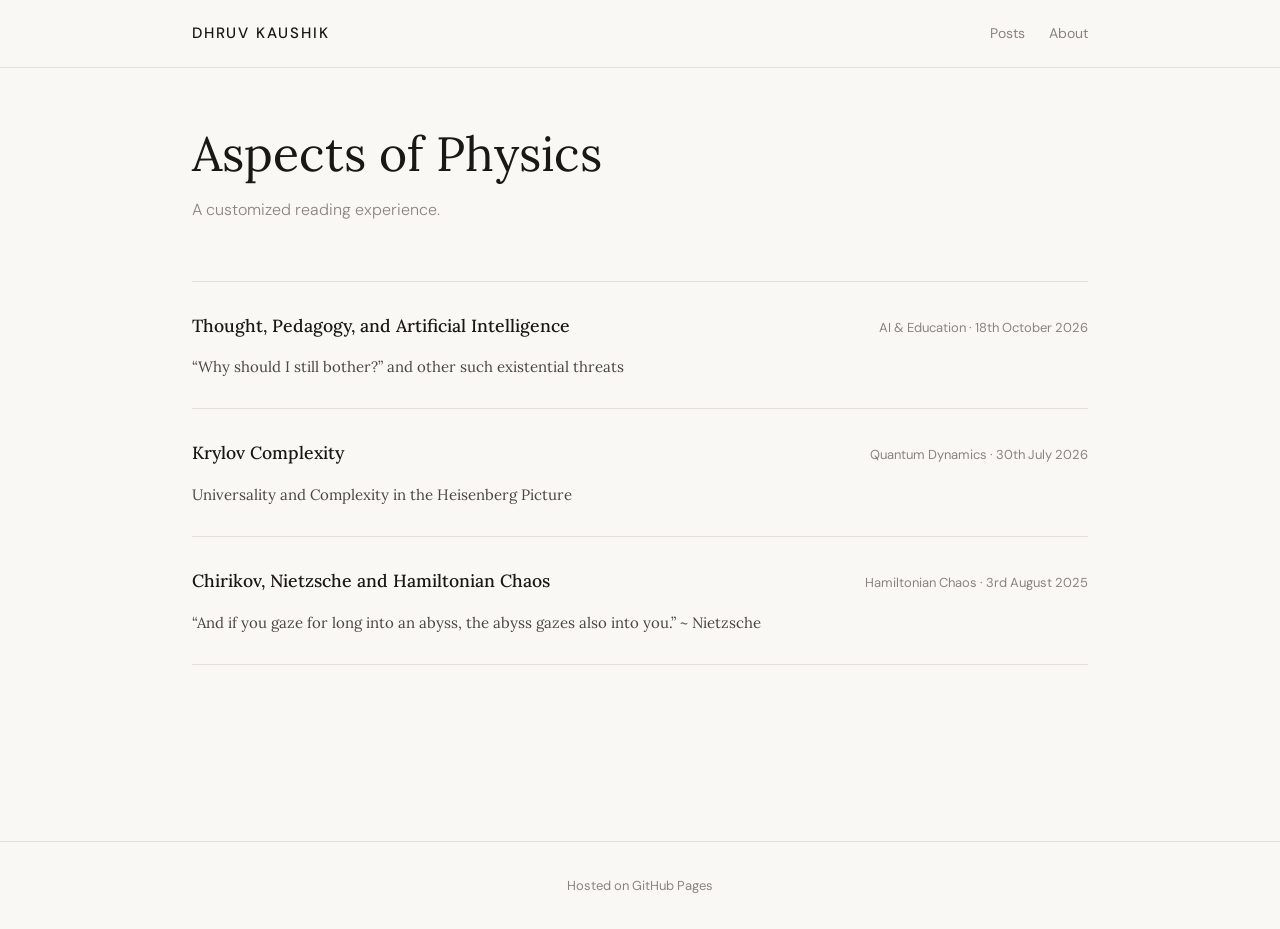
<file: index.html>
<!DOCTYPE html>
<html lang="en">
<head>
<meta charset="UTF-8">
<meta name="viewport" content="width=device-width, initial-scale=1.0">
<title>Aspects Of Physics</title>
<link rel="stylesheet" href="style.css">
</head>
<body>

<nav>
  <div class="nav-inner">
    <a class="nav-title" href="index.html">Dhruv Kaushik</a>
    <div class="nav-links">
      <a href="index.html">Posts</a>
      <a href="about.html">About</a>
    </div>
  </div>
</nav>

<main class="container">

  <header class="home-header">
    <h1>Aspects of Physics<br></h1>
    <p class="tagline">A customized reading experience.</p>
  </header>

  <!-- ════════════════════════════════════════════
       POST LIST
       Add a new <li> for each post you write.
       Copy the pattern below.
  ════════════════════════════════════════════ -->

  <ul class="post-list">

    <li>
      <a href="posts/ai-pedagogy.html">Thought, Pedagogy, and Artificial Intelligence</a>
      <span class="meta">AI &amp; Education · 18th October 2026</span>
      <span class="desc">“Why should I still bother?” and other such existential threats</span>
    </li>

    <li>
      <a href="posts/krylov.html">Krylov Complexity</a>
      <span class="meta">Quantum Dynamics · 30th July 2026</span>
      <span class="desc">Universality and Complexity in the Heisenberg Picture</span>
    </li>

    <li>
      <a href="posts/chirikov-map.html">Chirikov, Nietzsche and Hamiltonian Chaos</a>
      <span class="meta">Hamiltonian Chaos · 3rd August 2025</span>
      <span class="desc">“And if you gaze for long into an abyss, the abyss gazes also into you.” ~ Nietzsche</span>
    </li>

    <!-- TEMPLATE — copy and fill in for new posts:

    <li>
      <a href="posts/YOUR-POST-FILENAME.html">Your Post Title</a>
      <span class="meta">Topic · Month Year</span>
      <span class="desc">A one-sentence description of what the post is about.</span>
    </li>

    -->

  </ul>

</main>

<footer>
  Hosted on GitHub Pages
</footer>

</body>
</html>
</file>
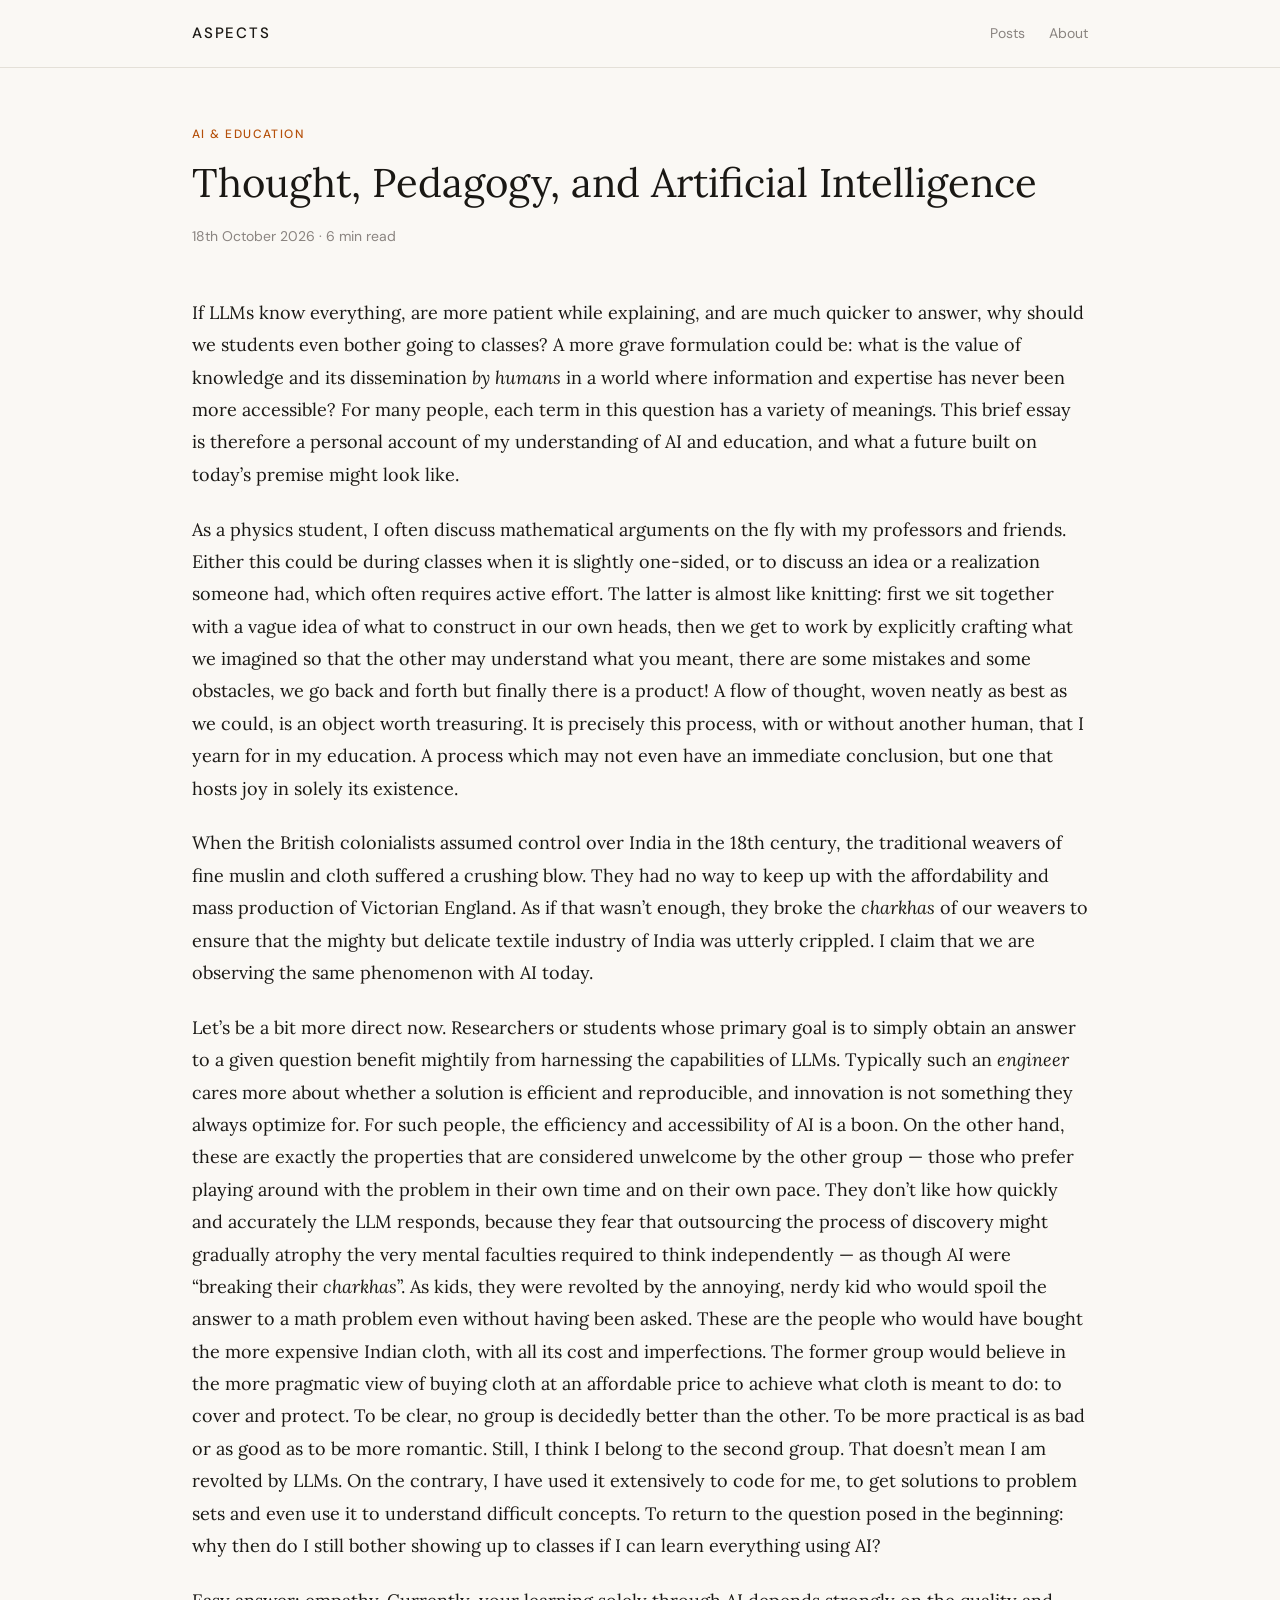
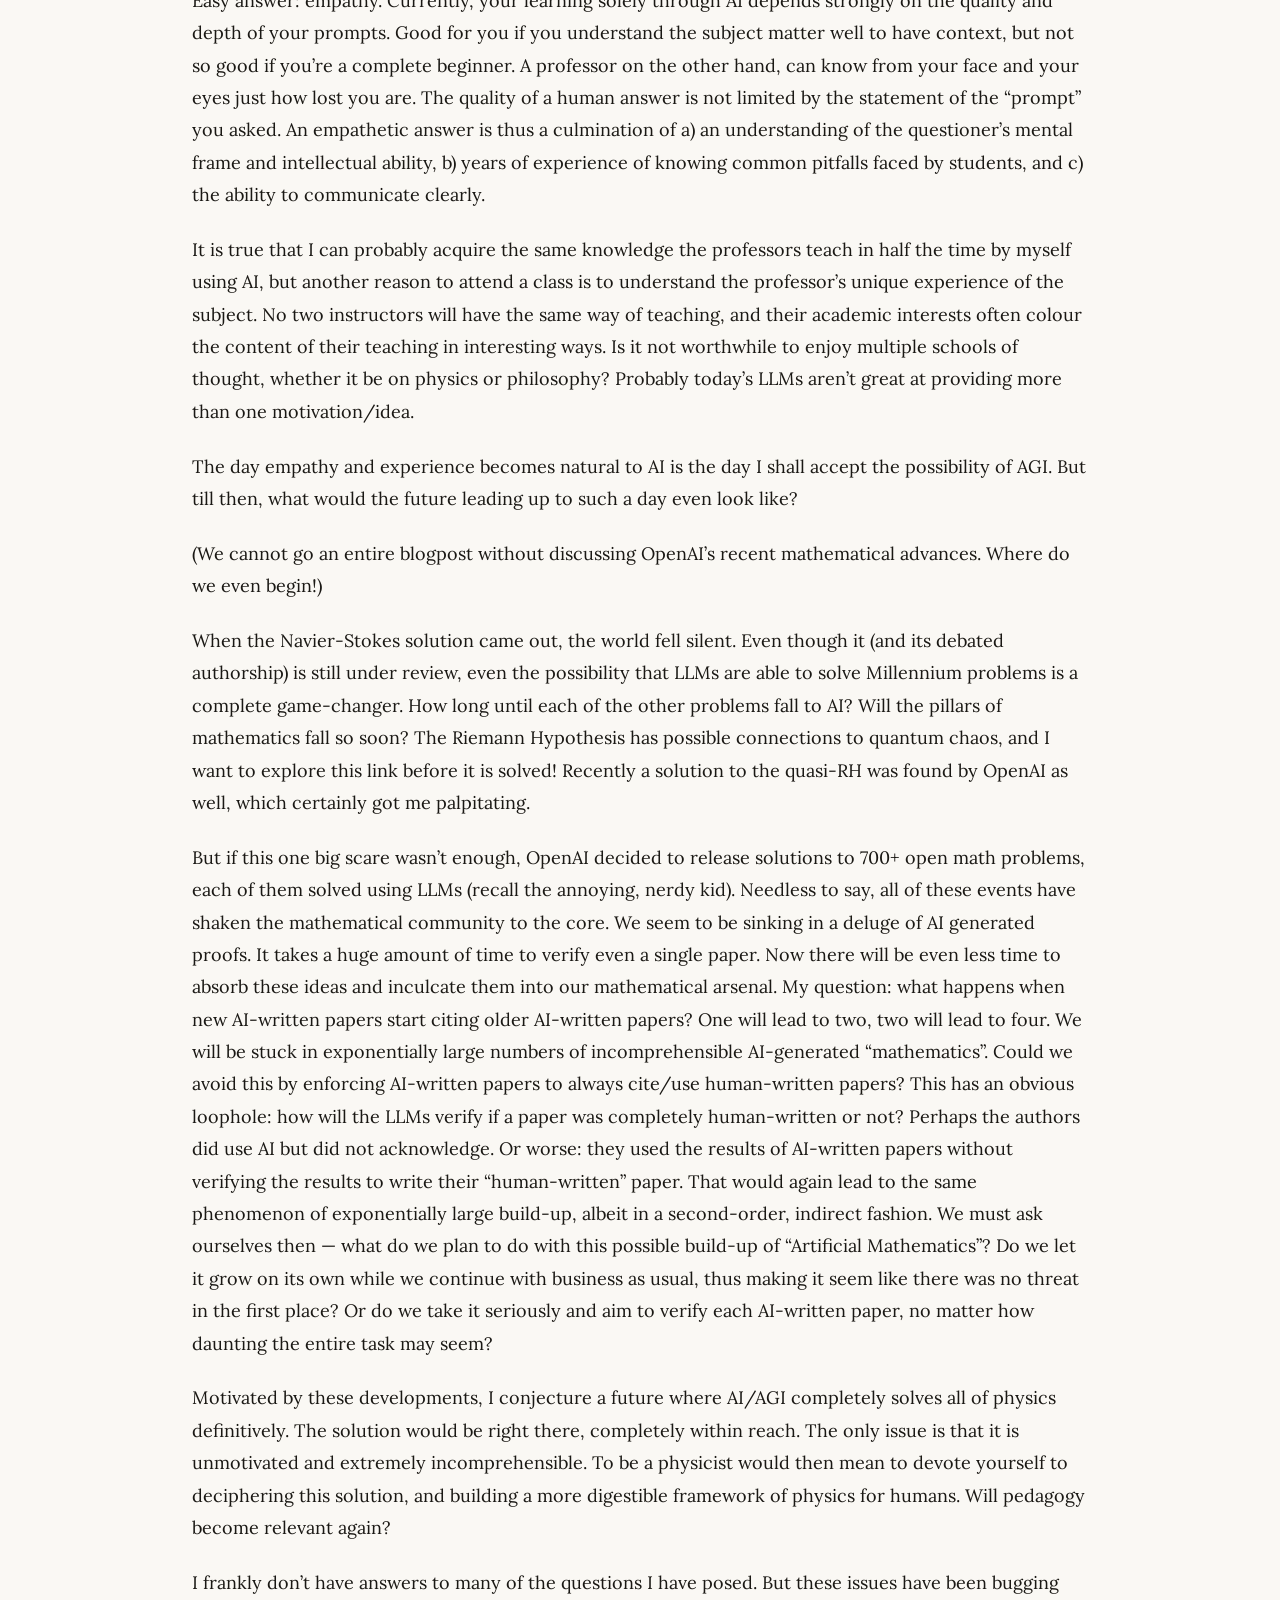
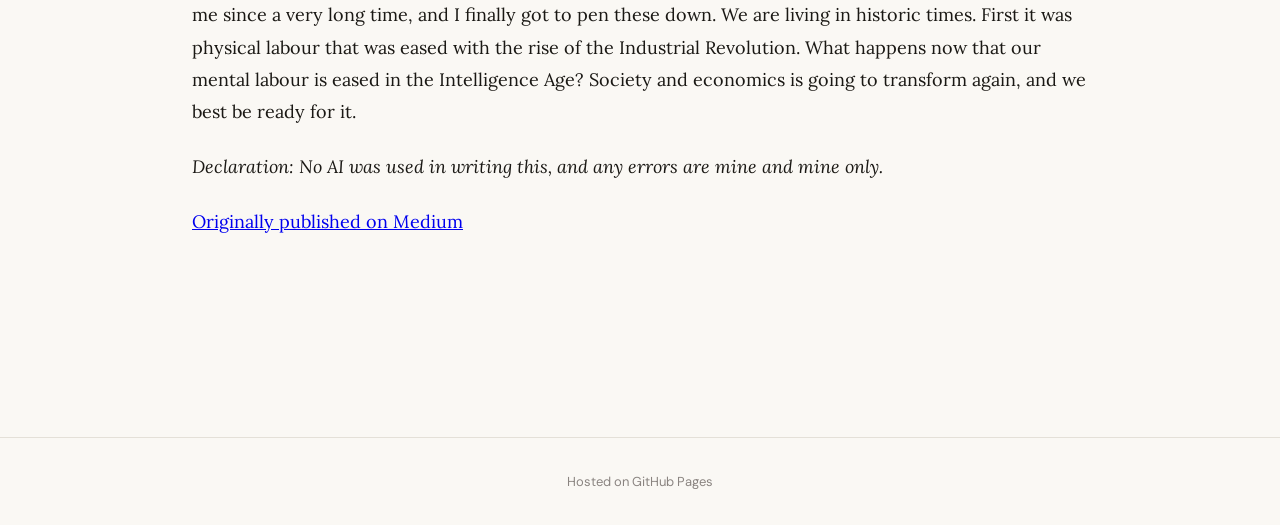
<file: posts/ai-pedagogy.html>
<!DOCTYPE html>
<html lang="en">
<head>
<meta charset="UTF-8">
<meta name="viewport" content="width=device-width, initial-scale=1.0">
<title>Thought, Pedagogy, and Artificial Intelligence</title>
<link rel="stylesheet" href="../style.css">
</head>
<body>

<nav>
  <div class="nav-inner">
    <a class="nav-title" href="../index.html">Aspects</a>
    <div class="nav-links">
      <a href="../index.html">Posts</a>
      <a href="../about.html">About</a>
    </div>
  </div>
</nav>

<main class="container">

  <!-- ── POST HEADER ── -->
  <header class="post-header">
    <p class="category">AI &amp; Education</p>
    <h1>Thought, Pedagogy, and Artificial Intelligence</h1>
    <p class="post-meta">
      <span>18th October 2026</span>
      <span>6 min read</span>
    </p>
  </header>

  <article class="post-body">

    <p>If LLMs know everything, are more patient while explaining, and are much quicker to answer, why should we students even bother going to classes? A more grave formulation could be: what is the value of knowledge and its dissemination <em>by humans</em> in a world where information and expertise has never been more accessible? For many people, each term in this question has a variety of meanings. This brief essay is therefore a personal account of my understanding of AI and education, and what a future built on today’s premise might look like.</p>

    <p>As a physics student, I often discuss mathematical arguments on the fly with my professors and friends. Either this could be during classes when it is slightly one-sided, or to discuss an idea or a realization someone had, which often requires active effort. The latter is almost like knitting: first we sit together with a vague idea of what to construct in our own heads, then we get to work by explicitly crafting what we imagined so that the other may understand what you meant, there are some mistakes and some obstacles, we go back and forth but finally there is a product! A flow of thought, woven neatly as best as we could, is an object worth treasuring. It is precisely this process, with or without another human, that I yearn for in my education. A process which may not even have an immediate conclusion, but one that hosts joy in solely its existence.</p>

    <p>When the British colonialists assumed control over India in the 18th century, the traditional weavers of fine muslin and cloth suffered a crushing blow. They had no way to keep up with the affordability and mass production of Victorian England. As if that wasn’t enough, they broke the <em>charkhas</em> of our weavers to ensure that the mighty but delicate textile industry of India was utterly crippled. I claim that we are observing the same phenomenon with AI today.</p>

    <p>Let’s be a bit more direct now. Researchers or students whose primary goal is to simply obtain an answer to a given question benefit mightily from harnessing the capabilities of LLMs. Typically such an <em>engineer</em> cares more about whether a solution is efficient and reproducible, and innovation is not something they always optimize for. For such people, the efficiency and accessibility of AI is a boon. On the other hand, these are exactly the properties that are considered unwelcome by the other group — those who prefer playing around with the problem in their own time and on their own pace. They don’t like how quickly and accurately the LLM responds, because they fear that outsourcing the process of discovery might gradually atrophy the very mental faculties required to think independently — as though AI were “breaking their <em>charkhas</em>”. As kids, they were revolted by the annoying, nerdy kid who would spoil the answer to a math problem even without having been asked. These are the people who would have bought the more expensive Indian cloth, with all its cost and imperfections. The former group would believe in the more pragmatic view of buying cloth at an affordable price to achieve what cloth is meant to do: to cover and protect. To be clear, no group is decidedly better than the other. To be more practical is as bad or as good as to be more romantic. Still, I think I belong to the second group. That doesn’t mean I am revolted by LLMs. On the contrary, I have used it extensively to code for me, to get solutions to problem sets and even use it to understand difficult concepts. To return to the question posed in the beginning: why then do I still bother showing up to classes if I can learn everything using AI?</p>

    <p>Easy answer: empathy. Currently, your learning solely through AI depends strongly on the quality and depth of your prompts. Good for you if you understand the subject matter well to have context, but not so good if you’re a complete beginner. A professor on the other hand, can know from your face and your eyes just how lost you are. The quality of a human answer is not limited by the statement of the “prompt” you asked. An empathetic answer is thus a culmination of a) an understanding of the questioner’s mental frame and intellectual ability, b) years of experience of knowing common pitfalls faced by students, and c) the ability to communicate clearly.</p>

    <p>It is true that I can probably acquire the same knowledge the professors teach in half the time by myself using AI, but another reason to attend a class is to understand the professor’s unique experience of the subject. No two instructors will have the same way of teaching, and their academic interests often colour the content of their teaching in interesting ways. Is it not worthwhile to enjoy multiple schools of thought, whether it be on physics or philosophy? Probably today’s LLMs aren’t great at providing more than one motivation/idea.</p>

    <p>The day empathy and experience becomes natural to AI is the day I shall accept the possibility of AGI. But till then, what would the future leading up to such a day even look like?</p>

    <p>(We cannot go an entire blogpost without discussing OpenAI’s recent mathematical advances. Where do we even begin!)</p>

    <p>When the Navier-Stokes solution came out, the world fell silent. Even though it (and its debated authorship) is still under review, even the possibility that LLMs are able to solve Millennium problems is a complete game-changer. How long until each of the other problems fall to AI? Will the pillars of mathematics fall so soon? The Riemann Hypothesis has possible connections to quantum chaos, and I want to explore this link before it is solved! Recently a solution to the quasi-RH was found by OpenAI as well, which certainly got me palpitating.</p>

    <p>But if this one big scare wasn’t enough, OpenAI decided to release solutions to 700+ open math problems, each of them solved using LLMs (recall the annoying, nerdy kid). Needless to say, all of these events have shaken the mathematical community to the core. We seem to be sinking in a deluge of AI generated proofs. It takes a huge amount of time to verify even a single paper. Now there will be even less time to absorb these ideas and inculcate them into our mathematical arsenal. My question: what happens when new AI-written papers start citing older AI-written papers? One will lead to two, two will lead to four. We will be stuck in exponentially large numbers of incomprehensible AI-generated “mathematics”. Could we avoid this by enforcing AI-written papers to always cite/use human-written papers? This has an obvious loophole: how will the LLMs verify if a paper was completely human-written or not? Perhaps the authors did use AI but did not acknowledge. Or worse: they used the results of AI-written papers without verifying the results to write their “human-written” paper. That would again lead to the same phenomenon of exponentially large build-up, albeit in a second-order, indirect fashion. We must ask ourselves then — what do we plan to do with this possible build-up of “Artificial Mathematics”? Do we let it grow on its own while we continue with business as usual, thus making it seem like there was no threat in the first place? Or do we take it seriously and aim to verify each AI-written paper, no matter how daunting the entire task may seem?</p>

    <p>Motivated by these developments, I conjecture a future where AI/AGI completely solves all of physics definitively. The solution would be right there, completely within reach. The only issue is that it is unmotivated and extremely incomprehensible. To be a physicist would then mean to devote yourself to deciphering this solution, and building a more digestible framework of physics for humans. Will pedagogy become relevant again?</p>

    <p>I frankly don’t have answers to many of the questions I have posed. But these issues have been bugging me since a very long time, and I finally got to pen these down. We are living in historic times. First it was physical labour that was eased with the rise of the Industrial Revolution. What happens now that our mental labour is eased in the Intelligence Age? Society and economics is going to transform again, and we best be ready for it.</p>

    <p><em>Declaration: No AI was used in writing this, and any errors are mine and mine only.</em></p>

    <p><a href="https://medium.com/@dhruv.kaushik998/on-knowledge-in-ais-world-8d7d3205678a">Originally published on Medium</a></p>

  </article>
</main>

<footer>
  Hosted on GitHub Pages
</footer>

</body>
</html>
</file>
<file: style.css>
@import url('https://fonts.googleapis.com/css2?family=Lora:ital,wght@0,400;0,500;1,400&family=DM+Sans:wght@300;400;500&family=DM+Mono&display=swap');

*, *::before, *::after { box-sizing: border-box; margin: 0; padding: 0; }

:root {
  --ink:        #1a1814;
  --ink-soft:   #4a4640;
  --ink-muted:  #8a8480;
  --page:       #faf8f4;
  --page-warm:  #f2efe8;
  --page-rule:  #e4e0d8;
  --accent:     #b5500a;
  --accent-bg:  #fdf2ea;
  --proof-bar:  #b5500a;
  --proof-bg:   #fdf5ef;
  --proof-text: #3a2010;
}

body {
  font-family: 'Lora', Georgia, serif;
  background: var(--page);
  color: var(--ink);
  font-size: 18px;
  line-height: 1.8;
  -webkit-font-smoothing: antialiased;
}

/* ── NAV ── */
nav {
  border-bottom: 1px solid var(--page-rule);
  padding: 1.25rem 0;
  margin-bottom: 3.5rem;
}
.nav-inner {
  max-width: 960px;
  margin: 0 auto;
  padding: 0 2rem;
  display: flex;
  justify-content: space-between;
  align-items: baseline;
}
.nav-title {
  font-family: 'DM Sans', sans-serif;
  font-weight: 500;
  font-size: 15px;
  letter-spacing: 0.12em;
  text-transform: uppercase;
  color: var(--ink);
  text-decoration: none;
}
.nav-links { display: flex; gap: 1.5rem; }
.nav-links a {
  font-family: 'DM Sans', sans-serif;
  font-size: 14px;
  color: var(--ink-muted);
  text-decoration: none;
  transition: color 0.15s;
}
.nav-links a:hover { color: var(--accent); }

/* ── MAIN LAYOUT ── */
.container {
  max-width: 960px;
  margin: 0 auto;
  padding: 0 2rem 6rem;
  position: relative;
}

/* ── HOMEPAGE ── */
.home-header { margin-bottom: 3.5rem; }
.home-header h1 {
  font-family: 'Lora', serif;
  font-size: clamp(2rem, 5vw, 3rem);
  font-weight: 400;
  line-height: 1.25;
  margin-bottom: 0.75rem;
}
.home-header .tagline {
  font-family: 'DM Sans', sans-serif;
  font-size: 16px;
  color: var(--ink-muted);
  font-weight: 300;
}

.post-list { list-style: none; border-top: 1px solid var(--page-rule); }
.post-list li {
  border-bottom: 1px solid var(--page-rule);
  padding: 1.75rem 0;
  display: grid;
  grid-template-columns: 1fr auto;
  gap: 0.5rem 2rem;
  align-items: baseline;
}
.post-list a {
  font-size: 1.1rem;
  font-weight: 500;
  color: var(--ink);
  text-decoration: none;
  transition: color 0.15s;
}
.post-list a:hover { color: var(--accent); }
.post-list .meta {
  font-family: 'DM Sans', sans-serif;
  font-size: 13px;
  color: var(--ink-muted);
  white-space: nowrap;
}
.post-list .desc {
  grid-column: 1 / -1;
  font-size: 15px;
  color: var(--ink-soft);
  margin-top: 0.25rem;
}

/* ── POST PAGE ── */
.post-header { margin-bottom: 3rem; }
.post-header .category {
  font-family: 'DM Sans', sans-serif;
  font-size: 12px;
  font-weight: 500;
  letter-spacing: 0.12em;
  text-transform: uppercase;
  color: var(--accent);
  margin-bottom: 0.75rem;
}
.post-header h1 {
  font-size: clamp(1.75rem, 4vw, 2.5rem);
  font-weight: 400;
  line-height: 1.25;
  margin-bottom: 1rem;
}
.post-header .post-meta {
  font-family: 'DM Sans', sans-serif;
  font-size: 14px;
  color: var(--ink-muted);
}
.post-header .post-meta span + span::before { content: ' · '; }

/* ── POST BODY ── */
.post-body p { margin-bottom: 1.4rem; }
.post-body h2 {
  font-family: 'DM Sans', sans-serif;
  font-size: 1.15rem;
  font-weight: 500;
  letter-spacing: 0.01em;
  color: var(--ink);
  margin: 2.5rem 0 0.75rem;
  padding-bottom: 0.4rem;
  border-bottom: 1px solid var(--page-rule);
}
.post-body h3 {
  font-family: 'DM Sans', sans-serif;
  font-size: 1rem;
  font-weight: 500;
  color: var(--ink-soft);
  margin: 1.75rem 0 0.5rem;
}

.post-video {
  margin: 1.75rem 0 2rem;
}
.post-video video {
  width: 100%;
  height: auto;
  border-radius: 6px;
  border: 1px solid var(--page-rule);
  display: block;
}
.post-video figcaption {
  font-family: 'DM Sans', sans-serif;
  font-size: 13px;
  color: var(--ink-muted);
  margin-top: 0.6rem;
  text-align: center;
}

/* inline math */
.post-body em { font-style: italic; }

/* ── EXPANDABLE PROOFS ── */
.thm {
  border-bottom: 1.5px dashed var(--accent);
  cursor: pointer;
  color: inherit;
  padding-bottom: 1px;
  transition: background 0.12s;
  border-radius: 2px;
}
.thm:hover { background: var(--accent-bg); }
.thm.open   { background: var(--accent-bg); }

.thm-marker {
  font-family: 'DM Sans', sans-serif;
  font-size: 10px;
  font-weight: 500;
  color: var(--accent);
  vertical-align: super;
  margin-left: 2px;
  user-select: none;
  transition: transform 0.2s;
  display: inline-block;
}
.thm.open + .thm-marker { transform: rotate(90deg); }

.proof {
  display: grid;
  grid-template-rows: 0fr;
  transition: grid-template-rows 0.28s ease;
  margin: 0;
}
.proof.visible { grid-template-rows: 1fr; }
.proof-inner {
  overflow: hidden;
}
.proof-content {
  margin: 0.6rem 0 1.2rem;
  border-left: 2.5px solid var(--proof-bar);
  padding: 0.85rem 1.1rem 0.85rem 1.25rem;
  background: var(--proof-bg);
  border-radius: 0 6px 6px 0;
  font-family: 'DM Sans', sans-serif;
  font-size: 15px;
  line-height: 1.7;
  color: var(--proof-text);
}
.proof-content .proof-label {
  font-size: 11px;
  font-weight: 500;
  text-transform: uppercase;
  letter-spacing: 0.08em;
  color: var(--accent);
  margin-bottom: 0.6rem;
  display: flex;
  justify-content: space-between;
  align-items: center;
}
.proof-content .close {
  font-size: 11px;
  cursor: pointer;
  color: var(--ink-muted);
  text-transform: none;
  letter-spacing: 0;
  font-weight: 400;
}
.proof-content .close:hover { color: var(--accent); }
.proof-content p { margin-bottom: 0.6rem; font-size: 15px; }
.proof-content p:last-child { margin-bottom: 0; }
.proof-content code {
  font-family: 'DM Mono', monospace;
  font-size: 13px;
  background: rgba(181,80,10,0.08);
  padding: 1px 5px;
  border-radius: 3px;
}
.proof-content pre {
  font-family: 'DM Mono', monospace;
  font-size: 13px;
  background: rgba(181,80,10,0.08);
  padding: 0.6rem 0.9rem;
  border-radius: 5px;
  margin: 0.6rem 0;
  overflow-x: auto;
  line-height: 1.6;
}

/* ── FOOTER ── */
footer {
  margin-top: 5rem;
  padding: 2rem 0;
  border-top: 1px solid var(--page-rule);
  font-family: 'DM Sans', sans-serif;
  font-size: 13px;
  color: var(--ink-muted);
  text-align: center;
}

/* ── ABOUT PAGE PHOTO (sits to the right of the text) ── */
.side-photo {
  position: absolute;
  top: 130;
  left: 650px;
  width: 450px;
  border-radius: 6px;
}

@media (max-width: 1000px) {
  .side-photo {
    display: none;
  }
}
</file>
